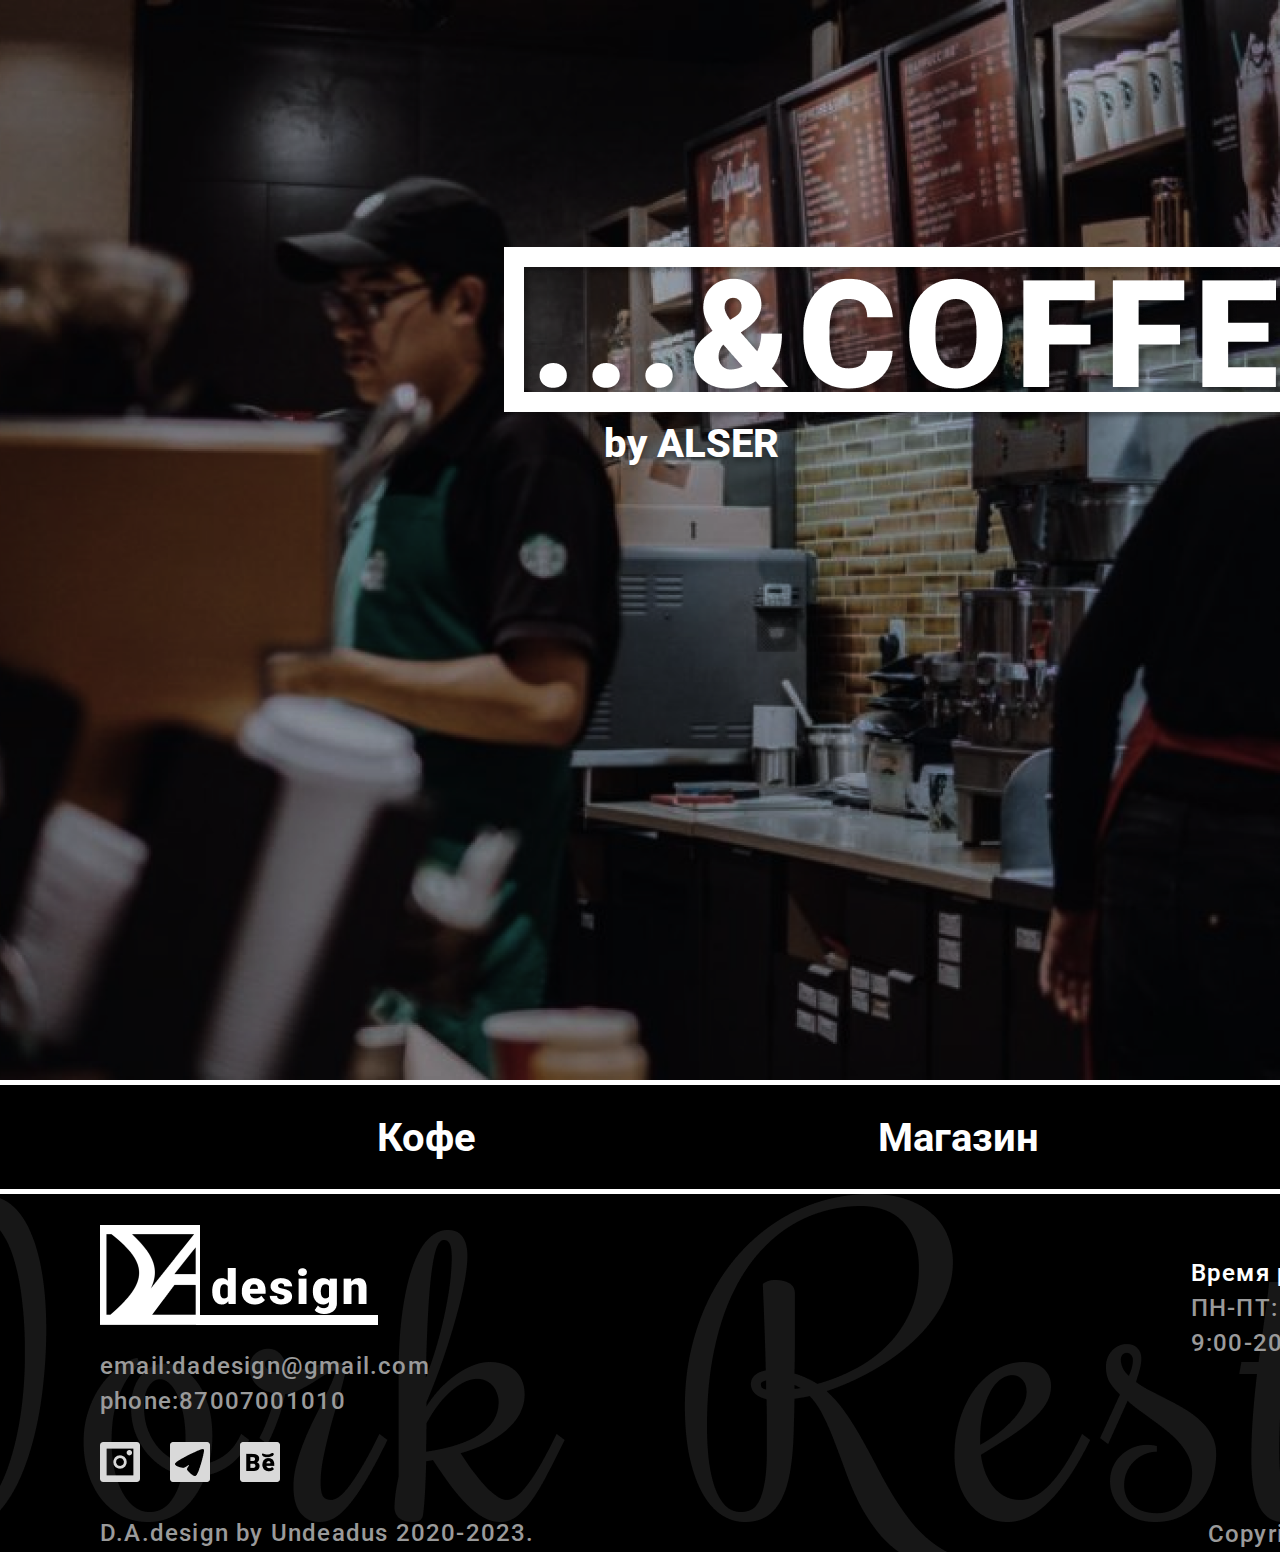
<file: index.html>
<!DOCTYPE html>
<html lang="en">
<head>
    <meta charset="UTF-8">
    <meta name="viewport" content="width=device-width, initial-scale=1.0">
    <title>Главная | COFFEE</title>
    <link rel="stylesheet" href="styles.css">

</head>
<body>
    <main class="logo-main">
        <div class="logo">
            <img class="logopic"  src="img/Logo 1.png">
            <div class="by-alser">by ALSER</div>
        </div>
    </main>
    <header class="header">
        <a href="coffee.html">Кофе</a>
        <a href="shop.html">Магазин</a>
        <a href="about.html">О нас</a>
    </header>
    <footer>
        <div class="left-side">
            <div class="design">
                <img class="design-icon" src="img/Group 1.png">  
            </div>
            <br>
            <div class="contacts">email:dadesign@gmail.com <br> phone:87007001010</div>
            <div class="social-media">
                <a href="https://instagram.com"><img class = "social-icon" src="img/instagram.png"></a>
                <a href="https://web.telegram.org"><img class = "social-icon" src="img/Telegramm.png"></a>
                <a href="https://behance.net"> <img class = "social-icon" src="img/Behance.png"></a>
            </div>
            <br>    
            <div class="contacts">D.A.design by Undeadus 2020-2023.</div>
            </div>
        <div class="right-side">
            <div class="hours-alser">
            <div class = "work-hours">
                <div class="hours-title">Время работы</div>
                <div class="contacts">ПН-ПТ:</div>
                <div class="contacts">9:00-20:00</div>
            </div>
            <div class = "alser">
                <img class="alser-logo" src="img/алсер_лого-removebg-preview.png">
                <div class="contacts right">О компании<br>phone:3003</div>
                <div class="social-media-right">
                    <a href="https://instagram.com"><img class = "social-icon" src="img/instagram.png"></a>
                <a href="https://web.telegram.org"><img class = "social-icon" src="img/Telegramm.png"></a>
                 </div>
            </div>
            </div>
            <div class="copyright contacts">Copyright © 2023 ALSER.kz. Все права защищены.</div>

        </div>
        </div>
    </footer>
</body>
</html>
</file>
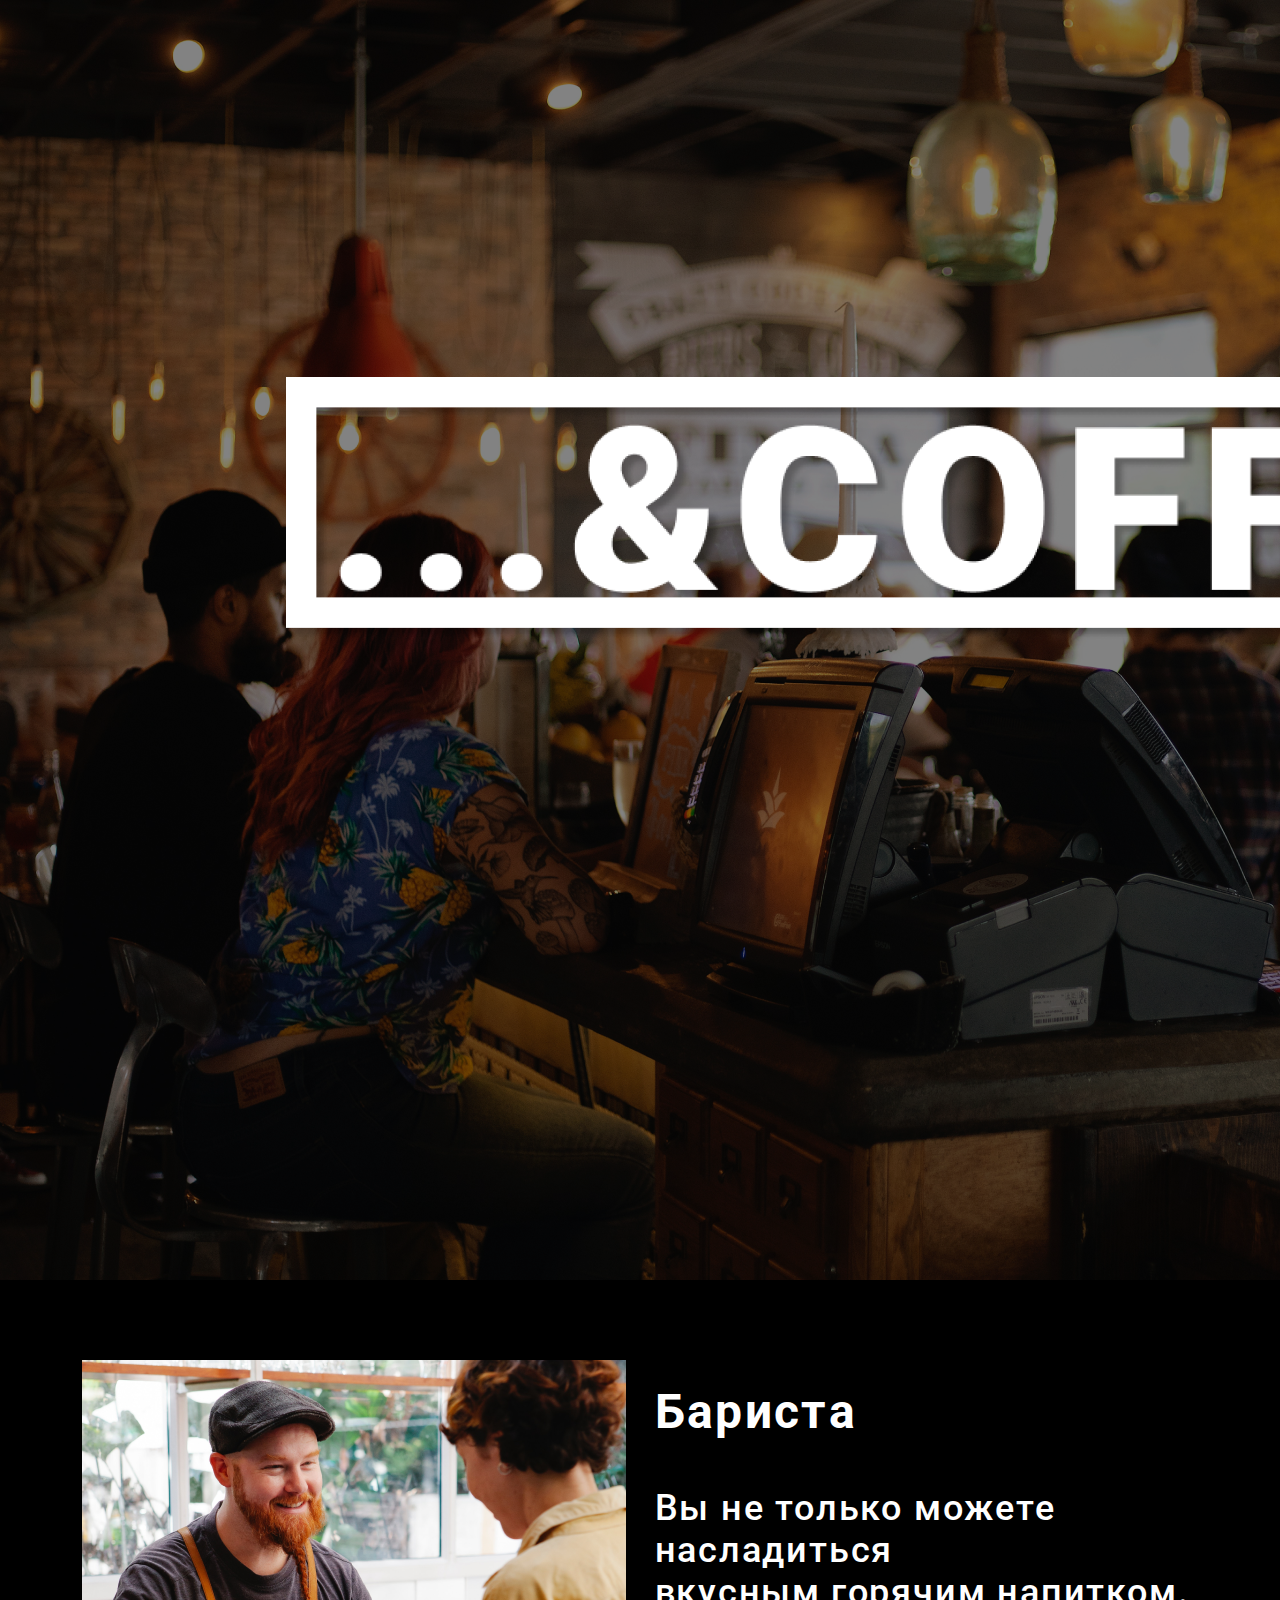
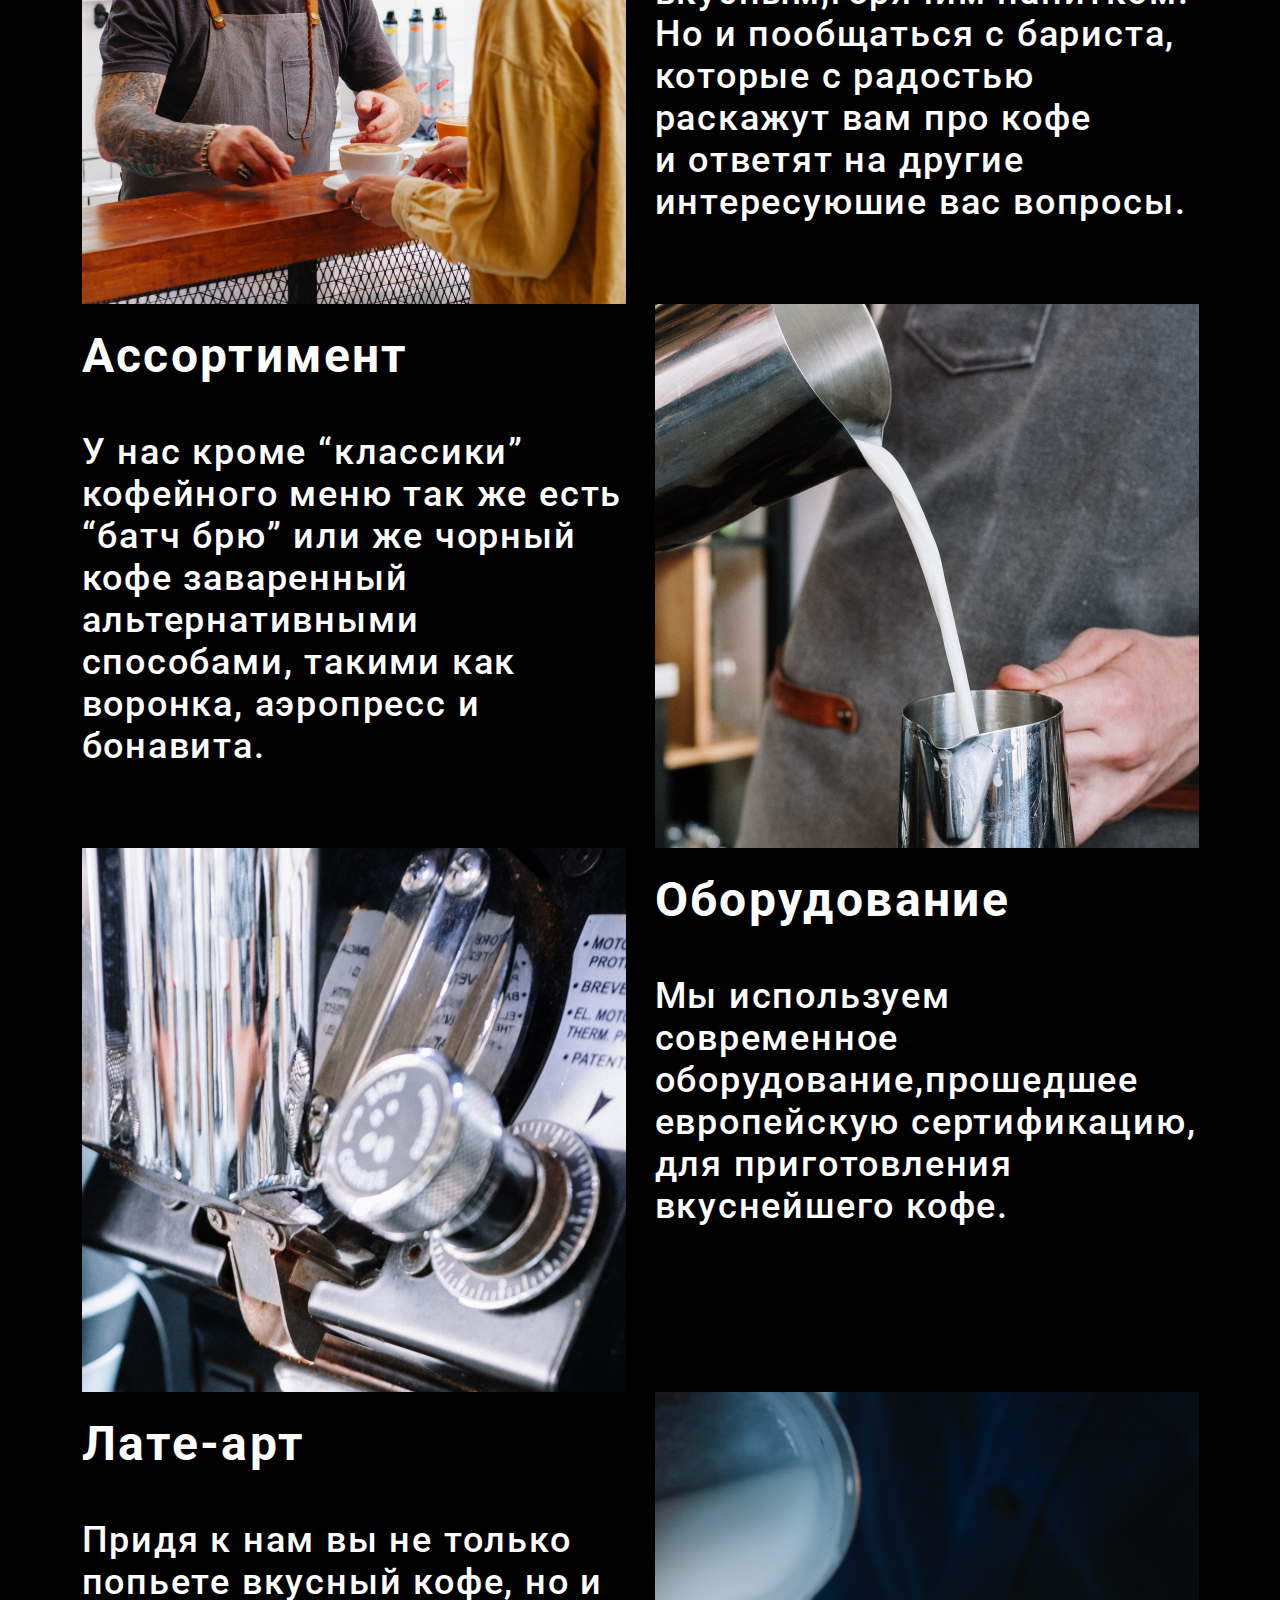
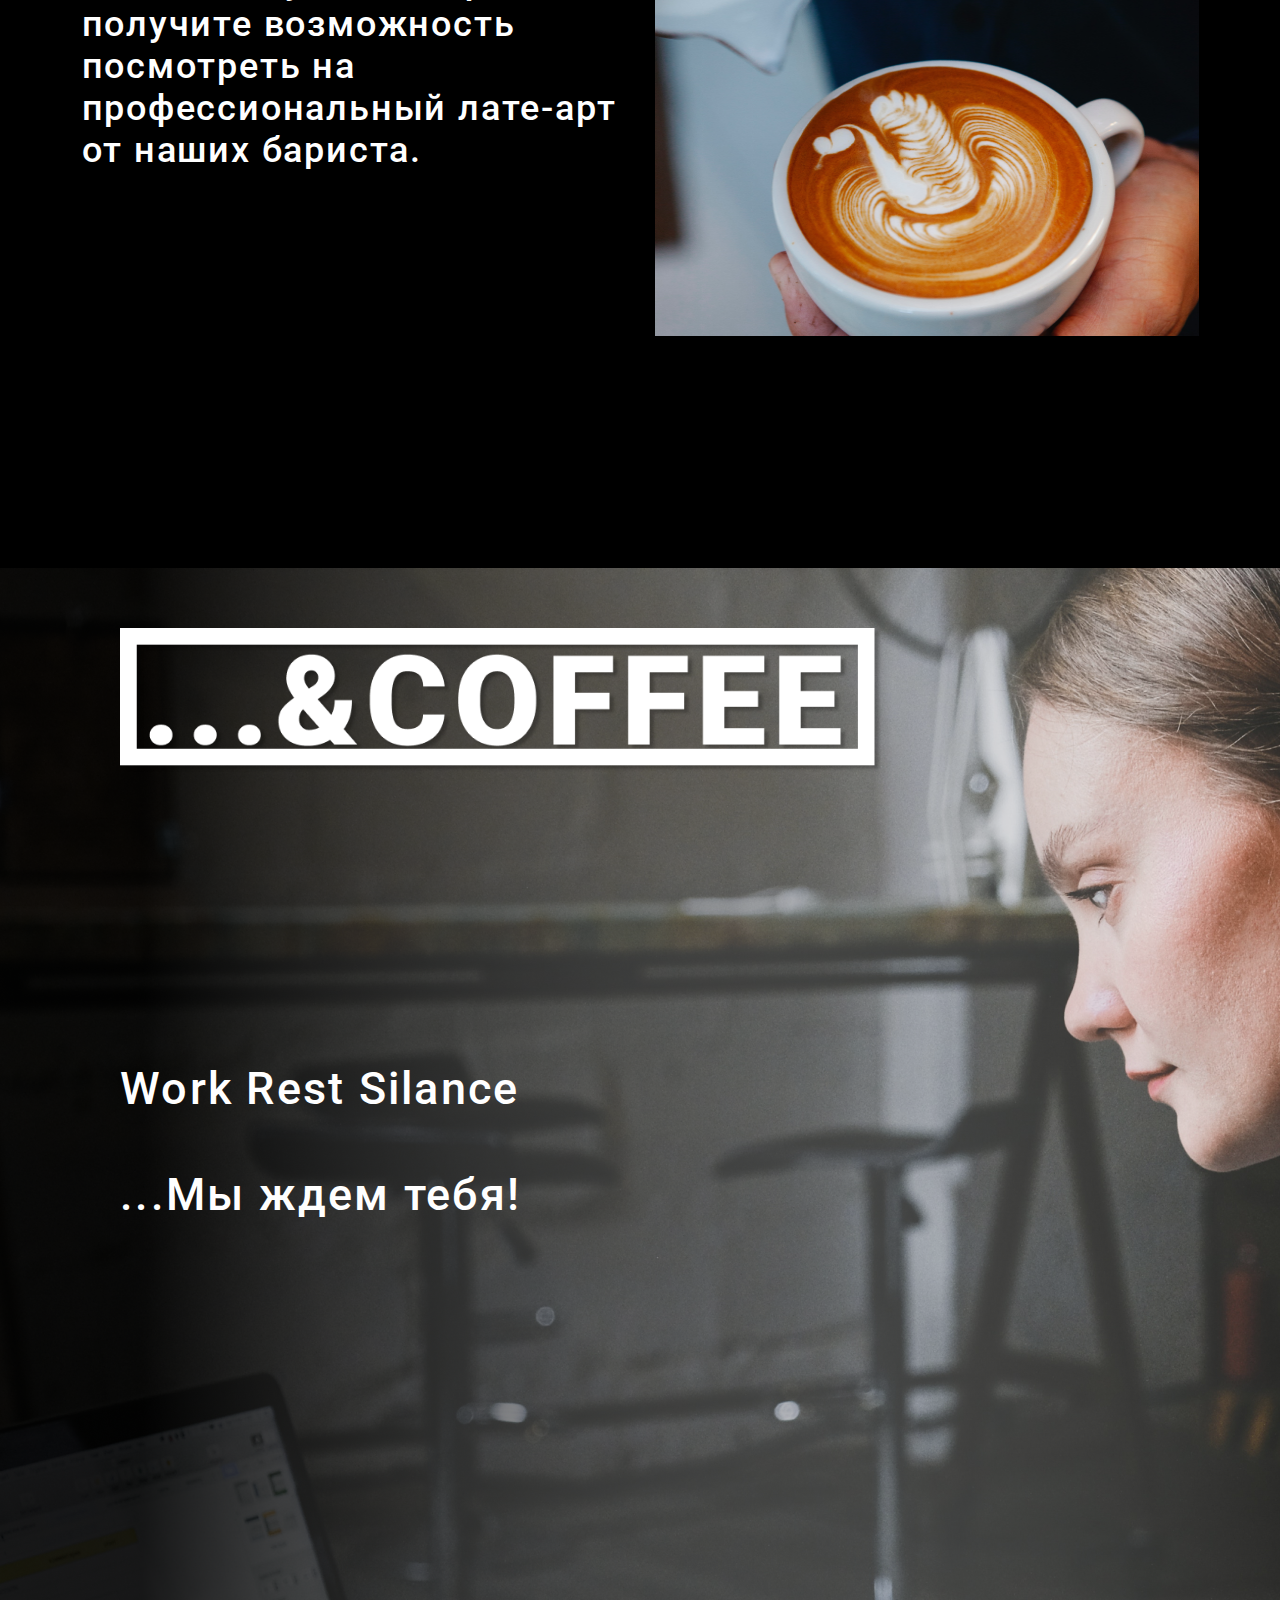
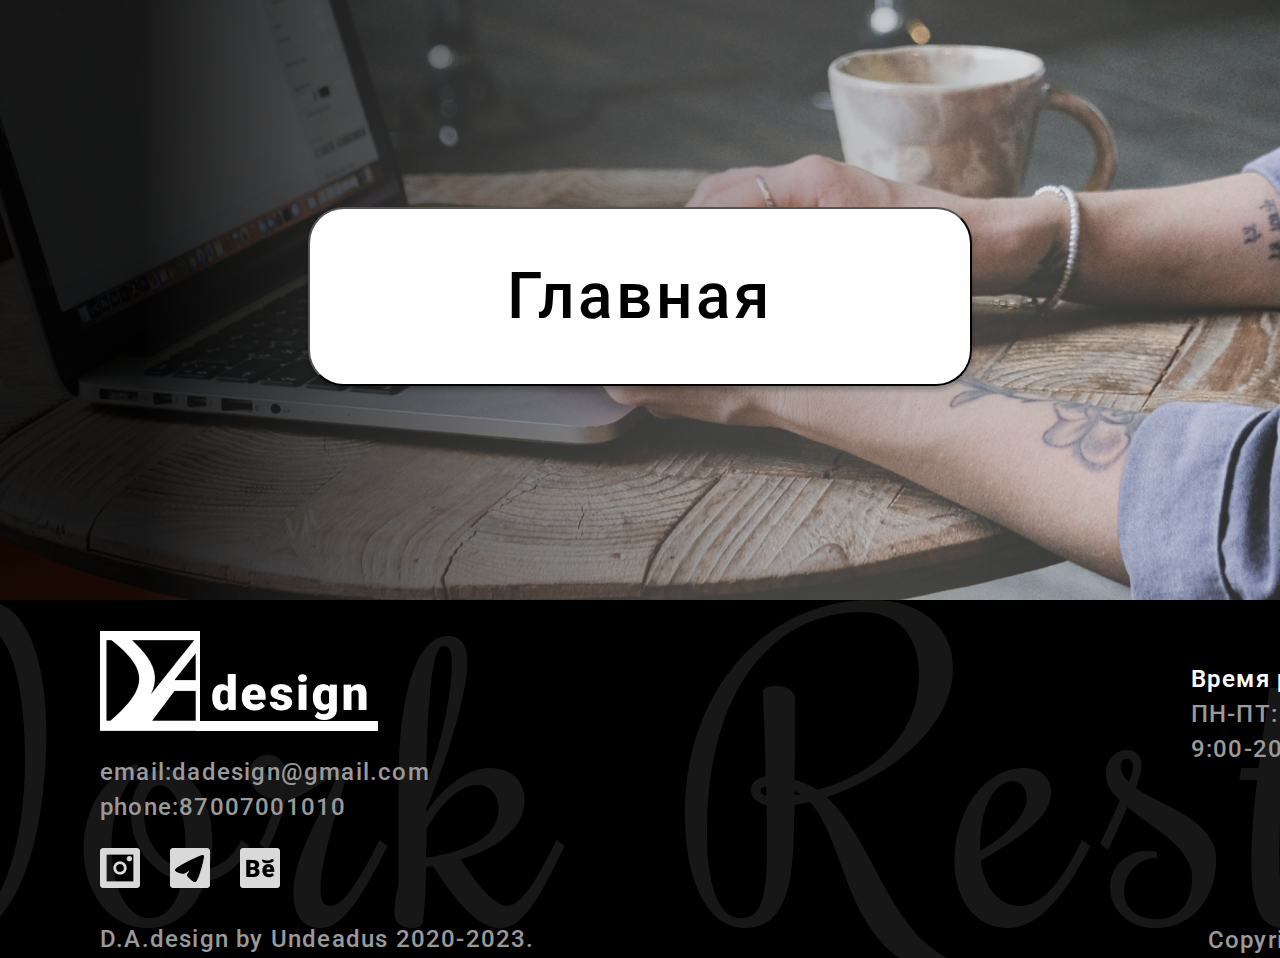
<file: about.html>
<!DOCTYPE html>
<html lang="en">
<head>
    <meta charset="UTF-8">
    <meta name="viewport" content="width=device-width, initial-scale=1.0">
    <title>О нас</title>
    <link rel="stylesheet" href="styles.css">

</head>
<body>
    <section class="about-logo"></section>
    <section class="about-content">
        <div class="content-row">
            <img class="about-img" src="img/Card 1.png">
            <div class="content-text">
                <div class="content-title">Бариста</div>
                <div class="content-description">Вы не только можете<br> насладиться <br>вкусным,горячим напитком.<br>
                    Но и пообщаться с бариста, <br>
                    которые с радостью раскажут вам про кофе <br>и ответят на другие <br> интересуюшие вас вопросы.</div>
            </div>
        </div>

        <div class="content-row reversed">
            <img class="about-img" src="img/Card 2.png">
            <div class="content-text">
                <div class="content-title">Ассортимент</div>
                <div class="content-description">
                    У нас кроме “классики” кофейного меню так же есть 
                    “батч брю” или же чорный кофе заваренный альтернативными 
                    способами, такими как воронка, аэропресс и бонавита.
                </div>
            </div>
        </div>
        <div class="content-row">
            <img class="about-img" src="img/Card 3.png">
            <div class="content-text">
                <div class="content-title">Оборудование</div>
                <div class="content-description">
                    Мы используем современное оборудование,прошедшее 
                    европейскую сертификацию, для приготовления 
                    вкуснейшего кофе.
                </div>
            </div>
        </div>
        <div class="content-row reversed">
            <img class="about-img" src="img/Card 4.png">
            <div class="content-text">
                <div class="content-title">Лате-арт</div>
                <div class="content-description">
                    Придя к нам вы не только попьете вкусный кофе, 
                    но и получите возможность посмотреть на 
                    профессиональный лате-арт от наших бариста.
                </div>
            </div>
        </div>
    </section>
    <section class="about-finish">
        <div class="finish-logo-text">
            <img class="finish-logo" src="img/Logo 1.png">
            <div class="text-finish">
            Work Rest Silance <br><br> 
            ...Мы ждем тебя!
            </div>
        </div>  
        <div class="main-button">
            <button class="go-to-main"><a href="index.html" class="a-go-to-main">Главная</a></button>  
        </div>
    </section>
  
    <footer>
        <div class="left-side">
            <div class="design">
                <img class="design-icon" src="img/Group 1.png">  
            </div>
            <br>
            <div class="contacts">email:dadesign@gmail.com <br> phone:87007001010</div>
            <div class="social-media">
                <a href="https://instagram.com"><img class = "social-icon" src="img/instagram.png"></a>
                <a href="https://web.telegram.org"><img class = "social-icon" src="img/Telegramm.png"></a>
                <a href="https://behance.net"> <img class = "social-icon" src="img/Behance.png"></a>
            </div>
            <br>    
            <div class="contacts">D.A.design by Undeadus 2020-2023.</div>
            </div>
        <div class="right-side">
            <div class="hours-alser">
            <div class = "work-hours">
                <div class="hours-title">Время работы</div>
                <div class="contacts">ПН-ПТ:</div>
                <div class="contacts">9:00-20:00</div>
            </div>
            <div class = "alser">
                <img class="alser-logo" src="img/алсер_лого-removebg-preview.png">
                <div class="contacts right">О компании<br>phone:3003</div>
                <div class="social-media-right">
                    <a href="https://instagram.com"><img class = "social-icon" src="img/instagram.png"></a>
                    <a href="https://web.telegram.org"><img class = "social-icon" src="img/Telegramm.png"></a>
                 </div>
            </div>
            </div>
            <div class="copyright contacts">Copyright © 2023 ALSER.kz. Все права защищены.</div>


        </div>
        </div>
    </footer>
</body>
</html>
</file>
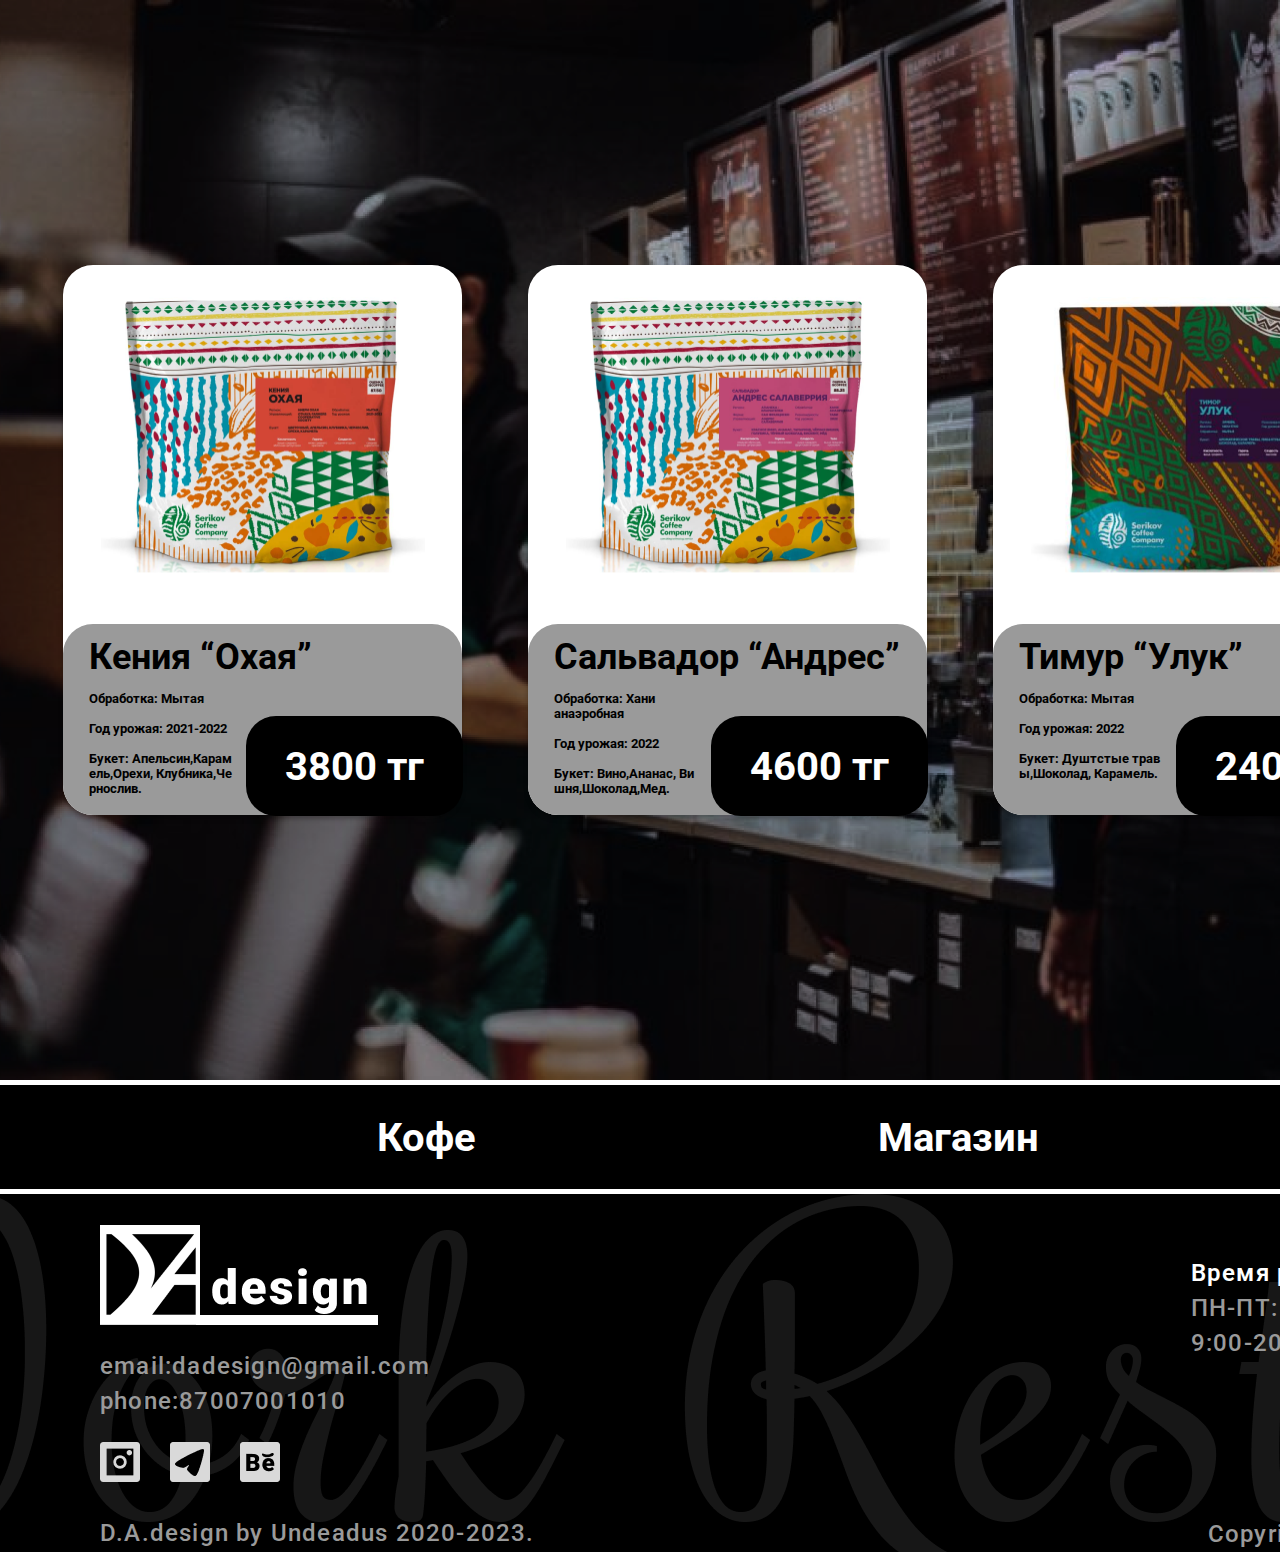
<file: coffee.html>
<!DOCTYPE html>
<html lang="en">
<head>
    <meta charset="UTF-8">
    <meta name="viewport" content="width=device-width, initial-scale=1.0">
    <title>Кофе</title>
    <link rel="stylesheet" href="styles.css">

</head>
<body>
    <main>
        <div class="main-content">
        <div class="card-container">
           <div class="card">
            <img class="card-picture" src="img/Rectangle 20 (1).png">
            <div class="card-description">
                <div class="card-title">Кения “Охая”</div>
                <div class="card-content">
                    <div class="description-text">
                        Обработка: Мытая <br> <br>
                        Год урожая: 2021-2022 <br><br>
                        Букет: Апельсин,Карамель,Орехи, Клубника,Чернослив.<br></div>
                    <button class="price" type="button"><a href="oops.html">3800 тг</a></button>
                </div>
            </div>
           </div>
        </div>
        <div class="card-container">
            <div class="card">
             <img class="card-picture" src="img/Rectangle 20 (2).png">
             <div class="card-description">
                 <div class="card-title">Сальвадор “Андрес”</div>
                 <div class="card-content">
                     <div class="description-text">
                         Обработка: Хани <br> анаэробная <br> <br>
                         Год урожая: 2022 <br><br>
                         Букет: Вино,Ананас, Вишня,Шоколад,Мед.<br></div>
                     <button class="price" type="button"><a href="oops.html">4600 тг</a></button>
                 </div>
             </div>
            </div>
         </div>
         <div class="card-container">
            <div class="card">
             <img class="card-picture" src="img/Rectangle 20 (3).png">
             <div class="card-description">
                 <div class="card-title">Тимур “Улук”</div>
                 <div class="card-content">
                     <div class="description-text">
                         Обработка: Мытая <br> <br>
                         Год урожая: 2022 <br><br>
                         Букет: Душтстые травы,Шоколад, Карамель.<br></div>
                     <button class="price" type="button"><a href="oops.html">2400 тг</a></button>
                 </div>
             </div>
            </div>
         </div>
         <div class="card-container">
            <div class="card">
             <img class="card-picture" src="img/Rectangle 20 (4).png">
             <div class="card-description">
                 <div class="card-title">Колумбия “Каука”</div>
                 <div class="card-content">
                     <div class="description-text">
                         Обработка: Мытая <br> <br>
                         Год урожая: 2022 <br><br>
                         Букет: Орех,Шоколад,Красная ягода,Яблоко.<br></div>
                     <button class="price" type="button"><a href="oops.html">2560 тг</a></button>
                 </div>
             </div>
            </div>
         </div>



         </div>
    </main>
    <header class="header">
        <a href="coffee.html">Кофе</a>
        <a href="shop.html">Магазин</a>
        <a href="about.html">О нас</a>
    </header>
    <footer>
        <div class="left-side">
            <div class="design">
                <img class="design-icon" src="img/Group 1.png">  
            </div>
            <br>
            <div class="contacts">email:dadesign@gmail.com <br> phone:87007001010</div>
            <div class="social-media">
                <a href="https://instagram.com"><img class = "social-icon" src="img/instagram.png"></a>
                <a href="https://web.telegram.org"><img class = "social-icon" src="img/Telegramm.png"></a>
                <a href="https://behance.net"> <img class = "social-icon" src="img/Behance.png"></a>
            </div>
            <br>    
            <div class="contacts">D.A.design by Undeadus 2020-2023.</div>
            </div>
        <div class="right-side">
            <div class="hours-alser">
            <div class = "work-hours">
                <div class="hours-title">Время работы</div>
                <div class="contacts">ПН-ПТ:</div>
                <div class="contacts">9:00-20:00</div>
            </div>
            <div class = "alser">
                <img class="alser-logo" src="img/алсер_лого-removebg-preview.png">
                <div class="contacts right">О компании<br>phone:3003</div>
                <div class="social-media-right">
                    <img class = "social-icon" src="img/instagram.png">
                    <img class = "social-icon" src="img/Telegramm.png">
                 </div>
            </div>
            </div>
            <div class="copyright contacts">Copyright © 2023 ALSER.kz. Все права защищены.</div>


        </div>
        </div>
    </footer>
</body>
</html>
</file>
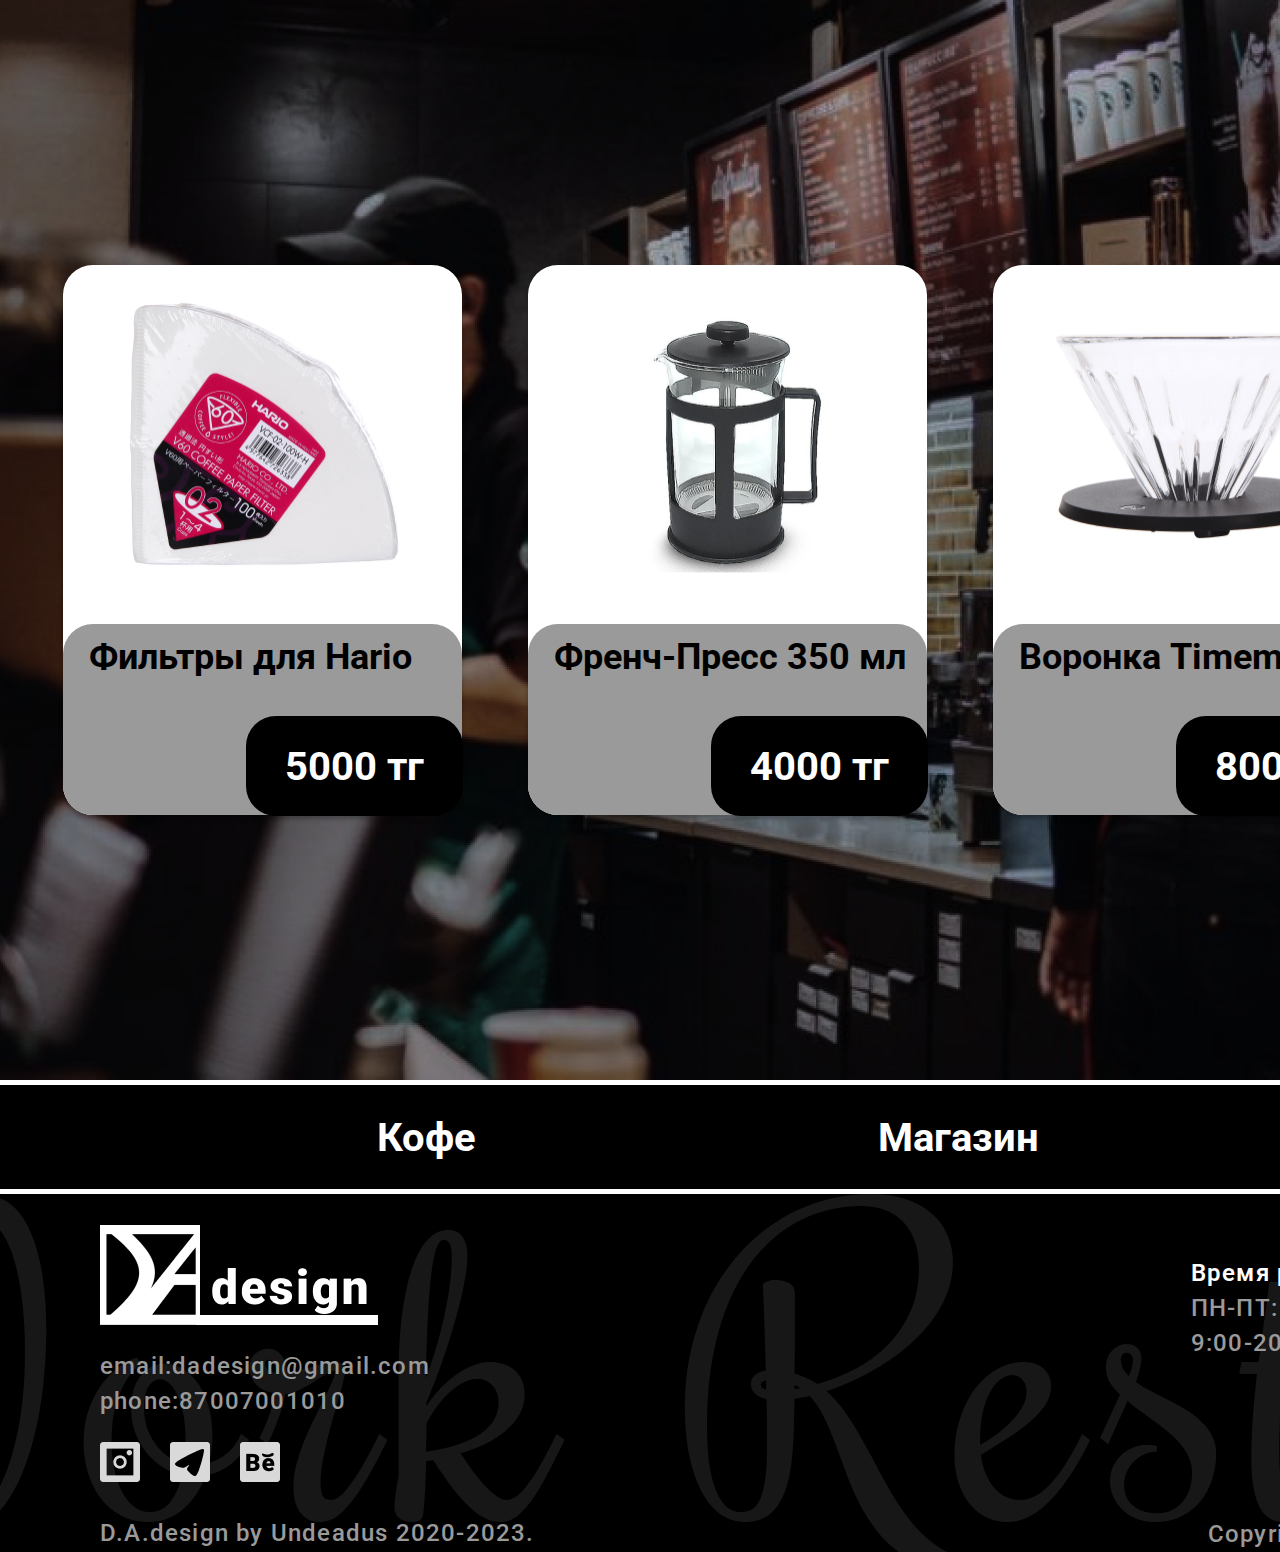
<file: shop.html>
<!DOCTYPE html>
<html lang="en">
<head>
    <meta charset="UTF-8">
    <meta name="viewport" content="width=device-width, initial-scale=1.0">
    <title>Магазин</title>
    <link rel="stylesheet" href="styles.css">

</head>
<body>
    <main>
        <div class="main-content">
        <div class="card-container">
           <div class="card">
            <img class="card-picture" src="img/Rectangle 20 (5).png">
            <div class="card-description">
                <div class="card-title">Фильтры для Hario</div>
                <div class="card-content">
                    <div class="description-text">
                        <br></div>
                    <button class="price" type="button"><a href="oops.html">5000 тг</a></button>
                </div>
            </div>
           </div>
        </div>
        <div class="card-container">
            <div class="card">
             <img class="card-picture" src="img/Rectangle 20 (6).png">
             <div class="card-description">
                 <div class="card-title">Френч-Пресс 350 мл</div>
                 <div class="card-content">
                     <div class="description-text">
                         <br></div>
                     <button class="price" type="button"><a href="oops.html">4000 тг</a></button>
                 </div>
             </div>
            </div>
         </div>
         <div class="card-container">
            <div class="card">
             <img class="card-picture" src="img/Rectangle 20 (7).png">
             <div class="card-description">
                 <div class="card-title">Воронка Timemore</div>
                 <div class="card-content">
                     <div class="description-text">
                         <br></div>
                     <button class="price" type="button"><a href="oops.html">8000 тг</a></button>
                 </div>
             </div>
            </div>
         </div>
         <div class="card-container">
            <div class="card">
             <img class="card-picture" src="img/Rectangle 20 (8).png">
             <div class="card-description">
                 <div class="card-title">Питчер 0.60 л</div>
                 <div class="card-content">
                     <div class="description-text">
                         <br></div>
                     <button class="price" type="button"><a href="oops.html">8000 тг</a></button>
                 </div>
             </div>
            </div>
         </div>



         </div>
    </main>
    <header class="header">
        <a href="coffee.html">Кофе</a>
        <a href="shop.html">Магазин</a>
        <a href="about.html">О нас</a>
    </header>
    <footer>
        <div class="left-side">
            <div class="design">
                <img class="design-icon" src="img/Group 1.png">  
            </div>
            <br>
            <div class="contacts">email:dadesign@gmail.com <br> phone:87007001010</div>
            <div class="social-media">
                <a href="https://instagram.com"><img class = "social-icon" src="img/instagram.png"></a>
                <a href="https://web.telegram.org"><img class = "social-icon" src="img/Telegramm.png"></a>
                <a href="https://behance.net"> <img class = "social-icon" src="img/Behance.png"></a>
            </div>
            <br>    
            <div class="contacts">D.A.design by Undeadus 2020-2023.</div>
            </div>
        <div class="right-side">
            <div class="hours-alser">
            <div class = "work-hours">
                <div class="hours-title">Время работы</div>
                <div class="contacts">ПН-ПТ:</div>
                <div class="contacts">9:00-20:00</div>
            </div>
            <div class = "alser">
                <img class="alser-logo" src="img/алсер_лого-removebg-preview.png">
                <div class="contacts right">О компании<br>phone:3003</div>
                <div class="social-media-right">
                    <a href="https://instagram.com"><img class = "social-icon" src="img/instagram.png"></a>
                <a href="https://web.telegram.org"><img class = "social-icon" src="img/Telegramm.png"></a>
                 </div>
            </div>
            </div>
            <div class="copyright contacts">Copyright © 2023 ALSER.kz. Все права защищены.</div>


        </div>
        </div>
    </footer>
</body>
</html>
</file>
<file: styles.css>
@import url('https://fonts.googleapis.com/css2?family=Inter:wght@400;700&family=Montserrat:wght@700&family=Roboto:wght@400;500;700;900&display=swap');

body {
    margin: 0;
    padding:0;
    box-sizing: border-box;
}

main {
    display: flex;
    justify-content: center;
    align-items: center;
    box-sizing: border-box;
    width: 1920px;
    height: 1080px;
    background-image: url("img/Фон.png");
    background-size: cover;
    background-repeat: no-repeat;
}
main.logo-main {
    align-items: start;
}
main.oops{
    background:#000000;
    display: flex;
    flex-direction: column;
    justify-content: center;
    gap: 127px;
}
.logo {
    display: flex;
    flex-direction: column;
    padding-top: 247px;
}
.by-alser {
    padding-left:100px;
    font-family: 'Roboto';
font-style: normal;
font-weight: 800;
font-size: 40px;
line-height: 47px;

color: #FFFFFF;

text-shadow: 0px 4px 4px rgba(0, 0, 0, 0.25);
}
header {
    display: flex;
    justify-content: center;
    gap: 402px;
    align-items: center;
    height: 104px;
    width: 1920px;
    background-color: black;
    border-top-style: solid;
    border-top-color: white;
    border-top-width: 5px;
    border-bottom-style: solid;
    border-bottom-color: white;
    border-bottom-width: 5px;
    background-size: cover;
    background-repeat: no-repeat;
}

a {
    color: white;
    font-family: "roboto";
    font-style: normal;
    font-weight: 700;
    font-size: 40px;
    line-height: 47px;
    text-decoration: none;
}

footer {
    display: flex;
    justify-content: space-between;
    box-sizing: border-box;
    height: 358px;
    width: 1920px;
    background-color: black;
    background-image: url("img/Work\ Rest\ Silence.png");
    background-size: cover;
    background-repeat: no-repeat;
}

.left-side {
    padding-left: 100px;
    display: flex;
    flex-direction: column;
    justify-content: space-around;
    align-items: flex-start;
}

.design {
    box-sizing: border-box;
    display: flex;
    justify-content: start;
    align-items: last baseline;
    color: white;
    font-family: 'Roboto';
    font-style: normal;
    font-weight: 900;
    font-size: 48px;
    line-height: 35px;
/* or 73% */

letter-spacing: 0.05em;
}

.design-icon {
    padding-left: 0px;
    padding-top: 30px;
    width: 278px;
    height: 100px;
}


.contacts {
    font-family: 'Roboto';
    font-style: normal;
    font-weight: 500;
    font-size: 24px;
    line-height: 35px;
    /* or 146% */
    
    letter-spacing: 0.05em;
    color: #9A9A9A;
}

.social-media {
    padding-top: 20px;
    display: flex;
    justify-content: space-between;
    gap: 30px;
}

.social-icon{
    height: 40px;
    width: 40px;
}

.right-side {
width:800px;
display: flex;
flex-direction: column; 
justify-content: space-between;  
gap:40px;
color:white;
}

.work-hours {
    display: flex;
    flex-direction: column;
    align-items: start;
    justify-content: start;
    padding-top:62px;
}
.alser {
    display: flex;
    flex-direction: column;
    align-items:start;
    padding-top: 30px;
    
}

.copyright {
    text-align: center;

}

.hours-title {
    font-family: 'Roboto';
font-style: normal;
font-weight: 600;
font-size: 24px;
line-height: 35px;
/* or 146% */

letter-spacing: 0.05em;

color: #FFFFFF;
}

.hours-alser {
    display: flex;
    flex-direction: row;
    justify-content: space-around;
}

.contacts.right {
    padding-left:20px;
}
.social-media-right {
    padding-top:10px;
    padding-left:20px;
    display: flex;
    gap: 30px;
}

.card-container {
    display: flex;
    justify-content: space-between;
    align-items: center;
}

.card {
    display: flex;
    flex-direction: column;
    justify-content: space-between;
    align-items: center;
    width: 399px;
    height: 550px;
background: #FFFFFF;
box-shadow: 0px 4px 4px rgba(0, 0, 0, 0.25);
border-radius: 30px;
}

.card-picture {
    padding-top:32px;
    width: 324px;
height: 276.39px;
}

.card-description {
    display: flex;
    flex-direction: column;
    justify-content: space-between;
    gap:10px;
    width: 399px;
    height: 191px;
background: #9A9A9A;
border-radius: 30px;
border:none;
}

.card-title {
    padding-top: 10px;
    padding-left: 26px;
    font-family: 'Roboto';
font-style: normal;
font-weight: 700;
font-size: 36px;
line-height: 47px;

color: #000000;
}

.description-text {
    width: 145px;
    height: 120px;
    padding-left: 26px;
    padding-bottom: 5px;
font-family: 'Roboto';
font-style: normal;
font-weight: 700;
font-size: 13px;
line-height: 15px;
color: #000000;
word-break: break-all;

}

.price {
    box-sizing: content-box;
    width: 205px;
    height: 100px;
    background: #000000;
    background-color: black;
    border-radius: 30px;
border: none;
font-family: 'Roboto';
font-style: normal;
font-weight: 800;
font-size: 40px;
line-height: 47px;

color: #FFFFFF;
padding-top:0px;
padding-bottom: 0px;
}

.card-content {
    display: flex;
    width:400px ;
    justify-content: space-between;
    align-items: flex-end;
}

.main-content {
    display: flex;
    flex-direction: row;
    justify-content: space-between;
    gap: 66px;
}




.about-logo {
    height: 1280px;
    background-image: url(img/Фон\ \(2\).png);
    background-size: cover;
    background-repeat: no-repeat;
    border:none;
}

.about-content {
    padding-top: 80px;
    background-color: black;
    display: flex;
    flex-direction: column;
    justify-content: center;
    align-items: center;
    padding-bottom:232px;
    
}

.content-row {
    height: 544px;
    width:1200px;
    display: flex;
    justify-content: center;
    gap:29px;
    
}
.content-row.reversed {
    flex-direction: row-reverse;
}

.content-text {
    display: flex;
    flex-direction: column;
    justify-content: flex-start;
    gap:47px;
}
.content-title {
    padding-top:24px;
    font-family: 'Roboto';
font-style: normal;
font-weight: 700;
font-size: 48px;
line-height: 56px;
letter-spacing: 0.05em;

color: #FFFFFF;
}

.content-description {
    width:544px;
    height: 544px;
    font-family: 'Roboto';
font-style: normal;
font-weight: 500;
font-size: 36px;
line-height: 42px;
letter-spacing: 0.05em;

color: #FFFFFF;

}

.about-img {
    width:544px;
    height: 544px;
}

.about-finish {
    height: 1632px;
    background-image: url(img/Background\ 3\ \(1\).png);
    background-size: cover;
    background-repeat: no-repeat;
    border:none;
    display: flex;
    flex-direction: column;
    justify-content: space-between;
}

.finish-logo-text {
    padding-top:60px;
    display: flex;
    flex-direction: column;
    justify-content: space-around;
    gap: 290px;
    align-items: flex-start;
    padding-left: 120px;
}
.finish-logo {
    width:762px;
}
.text-finish {
    font-family: 'Roboto';
font-style: normal;
font-weight: 500;
font-size: 45px;
line-height: 53px;
letter-spacing: 0.05em;

color: #FFFFFF;
}

.go-to-main {
    width: 664px;
height: 179px;


background: #FFFFFF;
box-shadow: 0px 4px 4px rgba(0, 0, 0, 0.25);
border-radius: 36px;


}
.a-go-to-main {
    font-family: 'Roboto';
font-style: normal;
font-weight: 500;
font-size: 64px;
line-height: 75px;
letter-spacing: 0.05em;

color: #000000;
}

.main-button {
    display: flex;
    justify-content: center;
    padding-bottom: 214px;
}

.main-button-fix {
    display: flex;
    justify-content: center;
}

.text-fixing-icon {
    display: flex;
}
.text-oops{
    font-family: 'Roboto';
font-style: normal;
font-weight: 600;
font-size: 96px;
line-height: 112px;

color: #FFFFFF;

}

.ooops{
    display: flex;
    flex-direction: column;
    justify-content: space-around;
}

.go-to-main-bold {
    width: 437px;
height: 122px;

background: #D9D9D9;
border-radius: 44px;
    font-family: 'Roboto';
font-style: normal;
font-weight: 900;
font-size: 64px;
line-height: 75px;

color: #000000;

}
</file>
